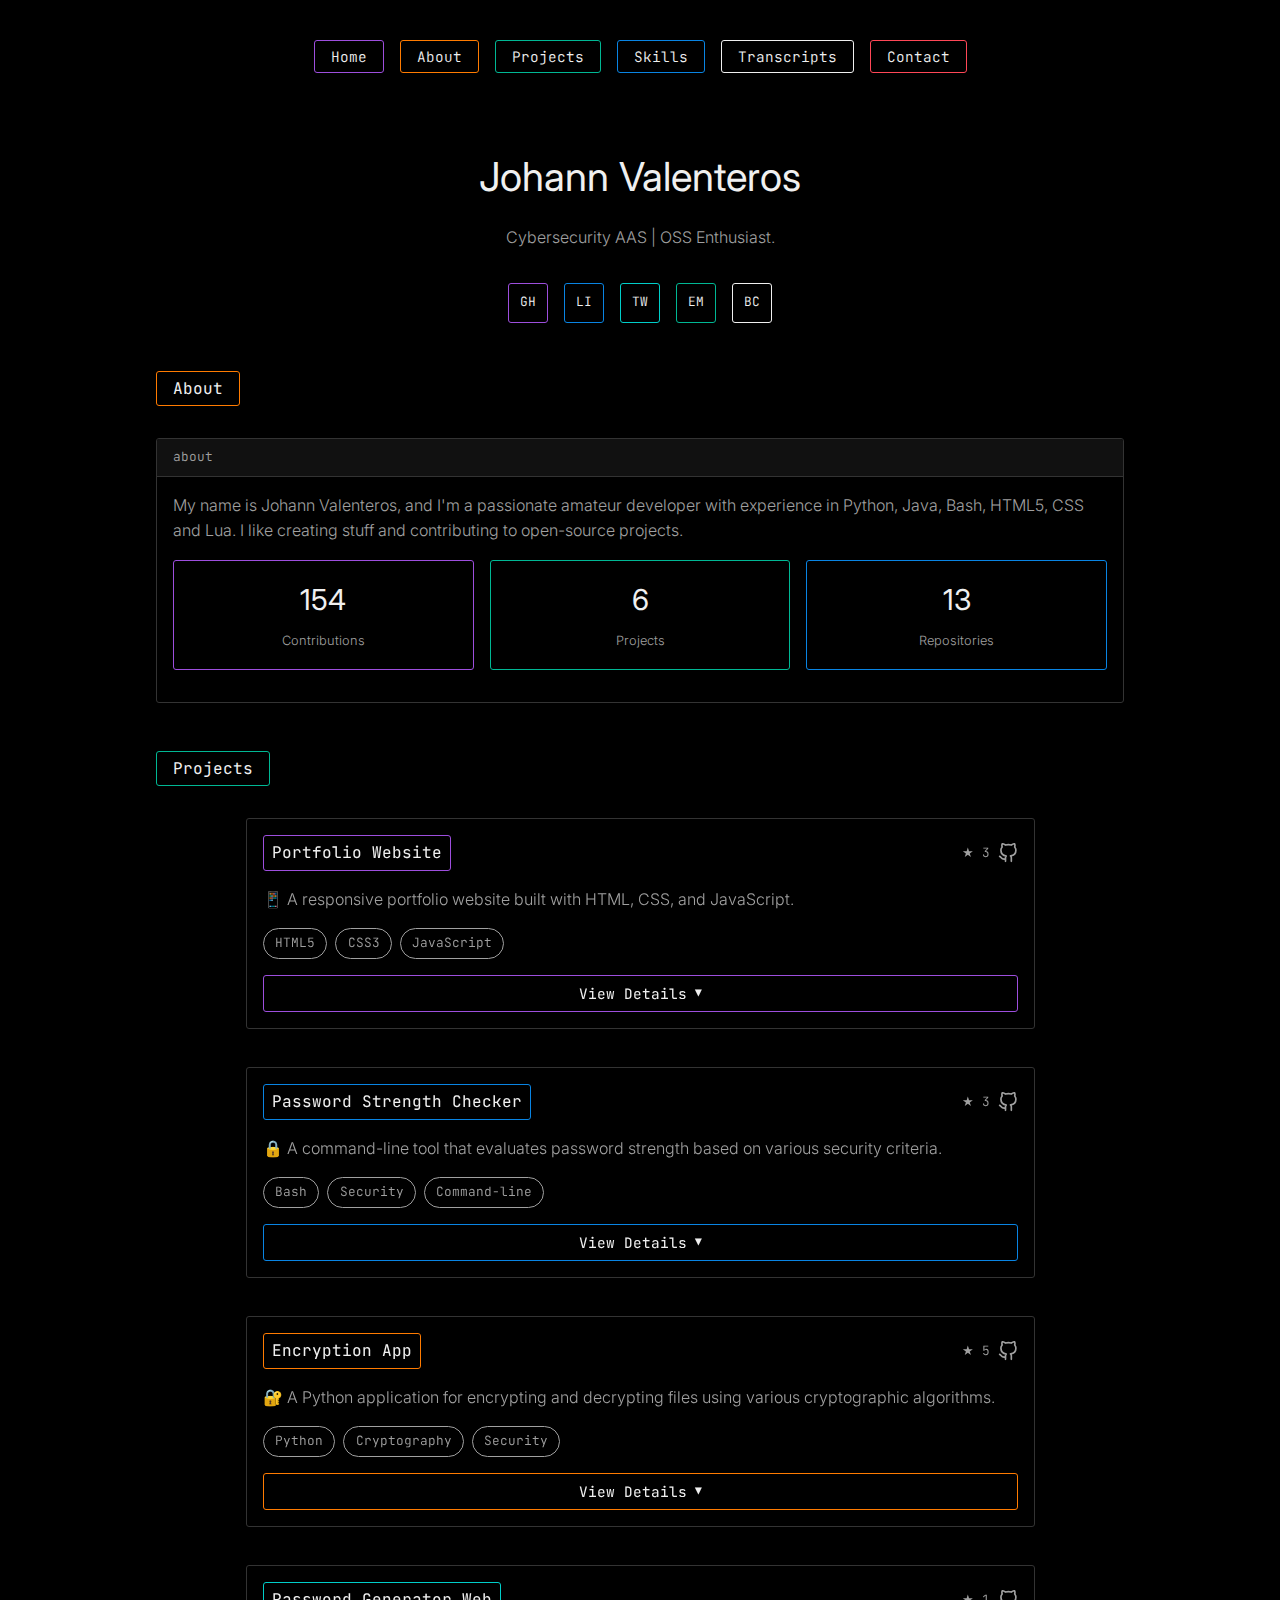
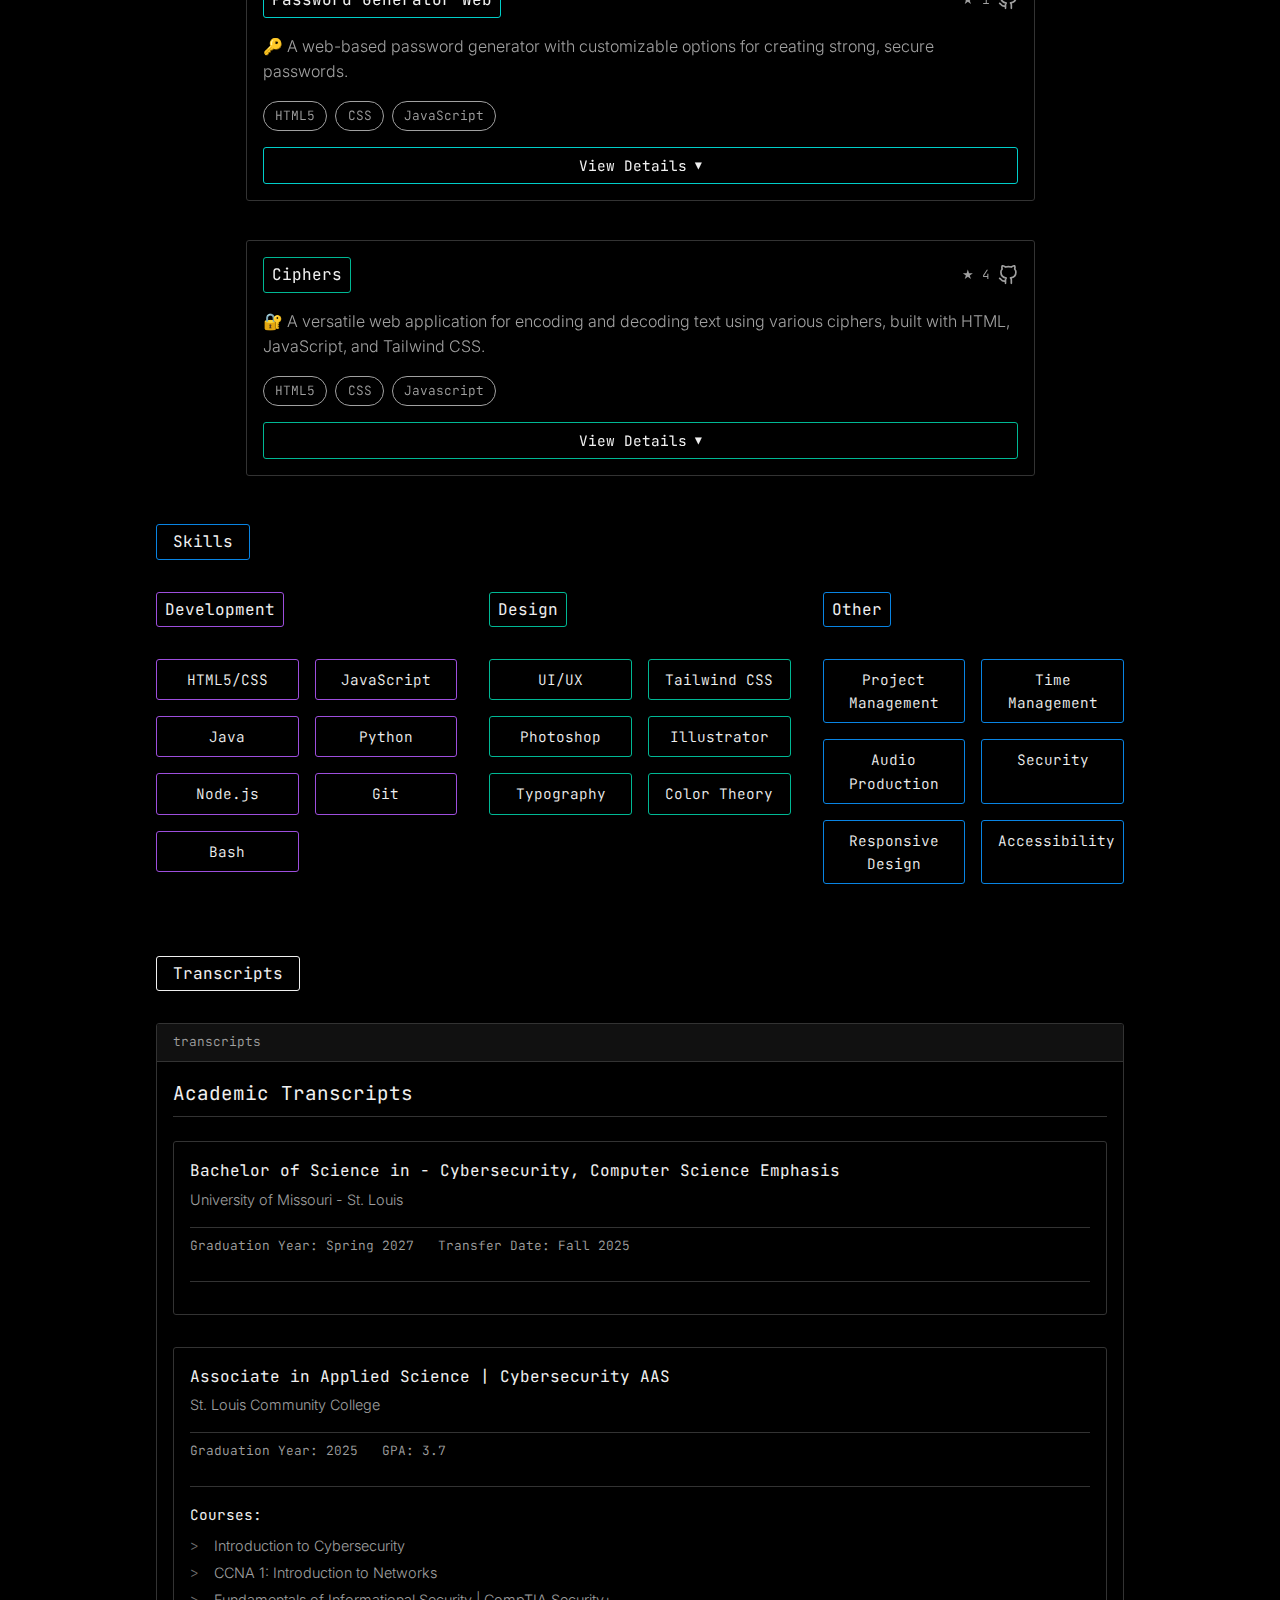
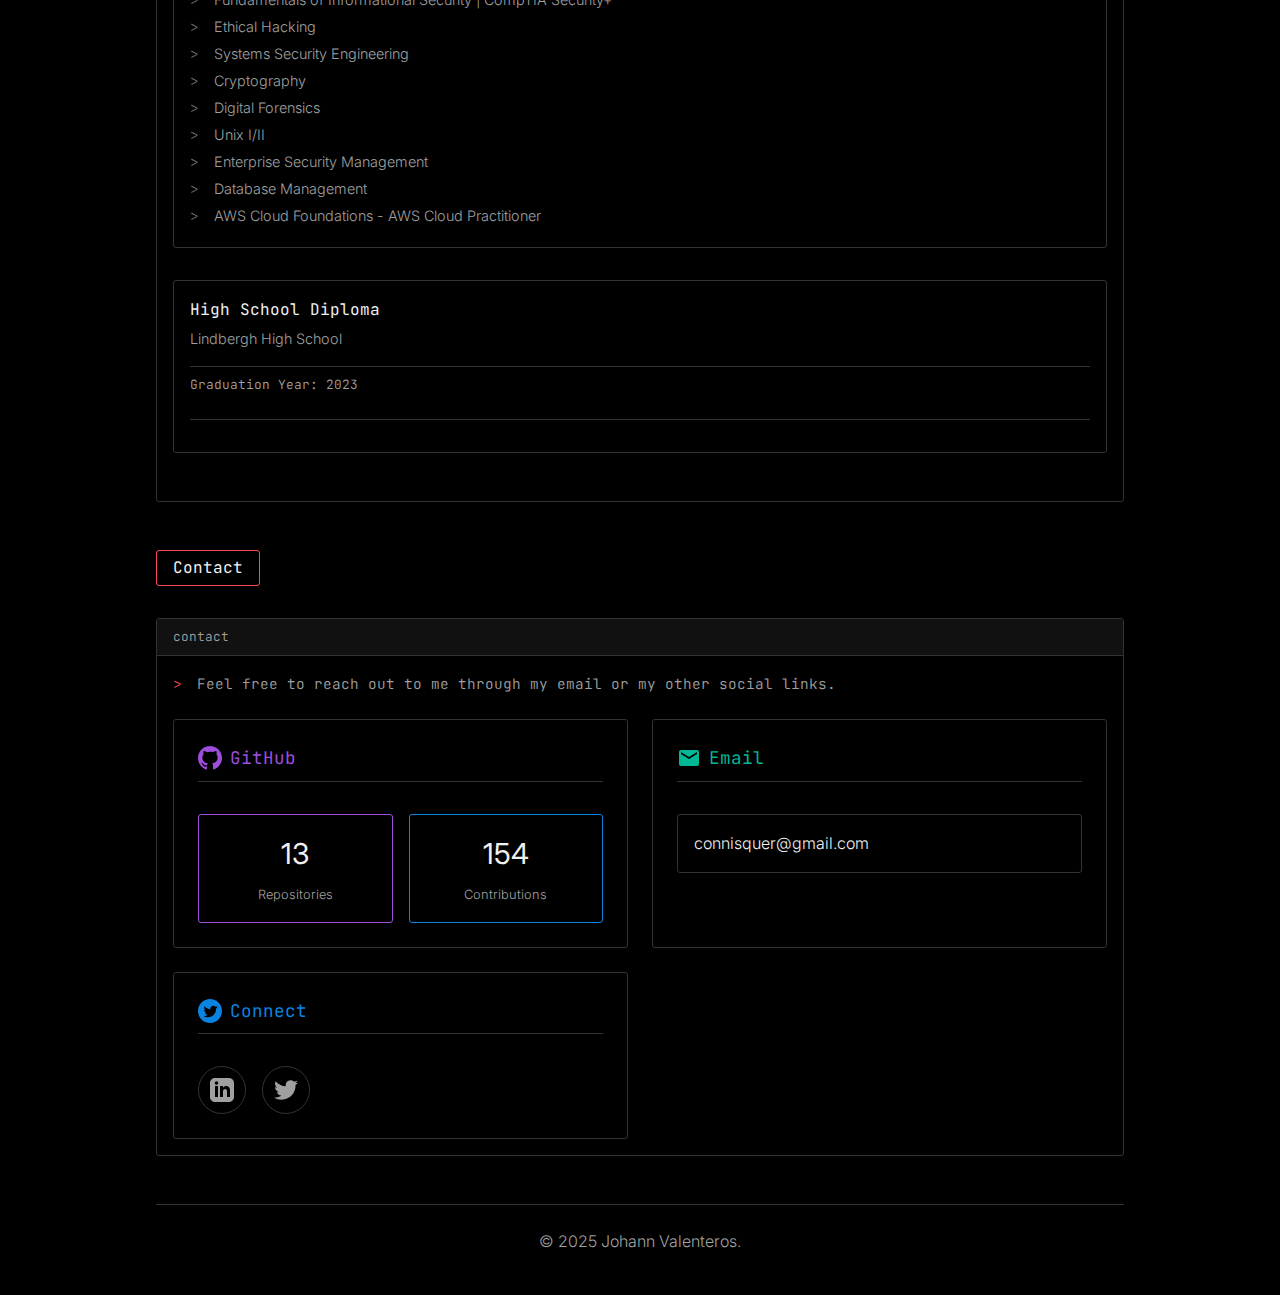
<file: index.html>
<!DOCTYPE html>
<html lang="en">
<head>
    <meta charset="UTF-8">
    <meta name="viewport" content="width=device-width, initial-scale=1.0">
    <title>Johann Valenteros - Digital Portfolio</title>
    <link rel="stylesheet" href="css/skills-updated.min.css">
    <link rel="stylesheet" href="css/project-details.css">
    <link rel="stylesheet" href="css/contact-modern.css">
    <link rel="stylesheet" href="css/transcripts.css">
    <link href="https://fonts.googleapis.com/css2?family=Inter:wght@300;400;500&family=JetBrains+Mono:wght@300;400&display=swap" rel="stylesheet">
    <meta name="description" content="A hyperminimalist portfolio website">
    <link rel="preconnect" href="https://fonts.googleapis.com">
    <link rel="preconnect" href="https://fonts.gstatic.com" crossorigin>
</head>
<body>
    <div class="container">
        <header>
            <div class="nav-container">
                <a href="#home" class="nav-item" data-color="purple">Home</a>
                <a href="#about" class="nav-item" data-color="orange">About</a>
                <a href="#projects" class="nav-item" data-color="green">Projects</a>
                <a href="#skills" class="nav-item" data-color="blue">Skills</a>
                <a href="#transcripts" class="nav-item" data-color="cyan">Transcripts</a>
                <a href="#contact" class="nav-item" data-color="red">Contact</a>
            </div>
        </header>

        <main>
            <section id="home" class="section">
                <div class="profile">

                    <h1>Johann Valenteros</h1>
                    <p>Cybersecurity AAS | OSS Enthusiast.</p>
                    
                    <div class="social-links">
                        <a target="_blank" rel="noopener noreferrer"  href="https://github.com/jvalenteros" class="social-link" aria-label="GitHub">
                            <div class="social-box" data-color="purple">GH</div>
                        </a>
                        <a target="_blank" rel="noopener noreferrer"  href="https://www.linkedin.com/in/johannvalenteros/" class="social-link" aria-label="LinkedIn">
                            <div class="social-box" data-color="blue">LI</div>
                        </a>
                        <a target="_blank" rel="noopener noreferrer"  href="https://x.com/p_aizuri" class="social-link" aria-label="Twitter">
                            <div class="social-box" data-color="cyan">TW</div>
                        </a>
                        <a target="_blank" rel="noopener noreferrer"  href="mailto:connisquer@gmail.com" class="social-link" aria-label="Email">
                            <div class="social-box" data-color="green">EM</div>
                        </a>
                        <a target="_blank" rel="noopener noreferrer"  href="https://spaceportside.bandcamp.com/" class="social-link" aria-label="Bandcamp">
                            <div class="social-box" data-color="white">BC</div>
                        </a>
                    </div>
                </div>
            </section>

            <section id="about" class="section">
                <div class="section-header">
                    <div class="section-title" data-color="orange">About</div>
                </div>
                
                <div class="terminal-window">
                    <div class="terminal-header">
                        <div class="terminal-title">about</div>
                    </div>
                    <div class="terminal-body">
                        <div>
                            <p>My name is Johann Valenteros, and I'm a passionate amateur developer with experience in Python, Java, Bash, HTML5, CSS and Lua. I like creating stuff and contributing to open-source projects.
                            </p>
                        </div>
                        <div class="stats-container">
                            <div class="stat-item">
                                <div class="stat-box" data-color="purple">
                                    <span class="stat-number">154</span>
                                    <span class="stat-label">Contributions</span>
                                </div>
                            </div>
                            <div class="stat-item">
                                <div class="stat-box" data-color="green">
                                    <span class="stat-number">6</span>
                                    <span class="stat-label">Projects</span>
                                </div>
                            </div>
                            <div class="stat-item">
                                <div class="stat-box" data-color="blue">
                                    <span class="stat-number">13</span>
                                    <span class="stat-label">Repositories</span>
                                </div>
                            </div>
                        </div>
                    </div>
                </div>
            </section>

            <section id="projects" class="section">
                <div class="section-header">
                    <div class="section-title" data-color="green">Projects</div>
                </div>
                
                <div class="projects-grid">
                    <div class="project-card">
                        <div class="project-header">
                            <div class="project-title" data-color="purple">Portfolio Website</div>
                            <div class="project-links">
                                <div class="project-stars">★ 3</div>
                                <a href="https://github.com/jvalenteros/jvalenteros.github.io" class="github-link" aria-label="GitHub Repository">
                                    <svg class="github-icon" xmlns="http://www.w3.org/2000/svg" width="20" height="20" viewBox="0 0 24 24" fill="none" stroke="currentColor" stroke-width="2" stroke-linecap="round" stroke-linejoin="round">
                                        <path d="M9 19c-5 1.5-5-2.5-7-3m14 6v-3.87a3.37 3.37 0 0 0-.94-2.61c3.14-.35 6.44-1.54 6.44-7A5.44 5.44 0 0 0 20 4.77 5.07 5.07 0 0 0 19.91 1S18.73.65 16 2.48a13.38 13.38 0 0 0-7 0C6.27.65 5.09 1 5.09 1A5.07 5.07 0 0 0 5 4.77a5.44 5.44 0 0 0-1.5 3.78c0 5.42 3.3 6.61 6.44 7A3.37 3.37 0 0 0 9 18.13V22"></path>
                                    </svg>
                                </a>
                            </div>
                        </div>
                        <p class="project-description">
                            📱 A responsive portfolio website built with HTML, CSS, and JavaScript.
                        </p>
                        <div class="project-tags">
                            <span class="tag">HTML5</span>
                            <span class="tag">CSS3</span>
                            <span class="tag">JavaScript</span>
                        </div>
                        <button class="details-toggle" data-color="purple" aria-expanded="false" aria-controls="project-alpha-details">
                            <span class="toggle-text">View Details</span>
                            <span class="toggle-icon">▼</span>
                        </button>
                        <div class="project-details" id="project-alpha-details">
                            <div class="details-section">
                                <h3 class="details-title">Overview</h3>
                                <p>This project will showcase my skills in front-end development, modern responsive design, and modern CSS techniques. Features include smooth transition animations, a mobile-friendly approach, and future accessibility considerations.
                                </p>
                            </div>
                            <div class="details-section">
                                <h3 class="details-title">Features</h3>
                                <ul class="details-list">
                                    <li>Interactive UI components with subtle animations</li>
                                    <li>Dark/light theme switching with persistent preferences</li>
                                    <li>Responsive layout optimized for all devices</li>
                                    <li>Performance-focused implementation with minimal dependencies</li>
                                </ul>
                            </div>
                            <div class="details-section">
                                <h3 class="details-title">Implementation</h3>
                                <p>Built with vanilla JavaScript and CSS Grid for layout. Implemented modern web APIs and accessibility best practices. The codebase also follows a component-based architecture for maintainability.</p>
                            </div>
                        </div>
                    </div>
                    
                    <div class="project-card">
                        <div class="project-header">
                            <div class="project-title" data-color="blue">Password Strength Checker</div>
                            <div class="project-links">
                                <div class="project-stars">★ 3</div>
                                <a href="https://github.com/MichaelDriguez/password-strength-checker" class="github-link" aria-label="GitHub Repository">
                                    <svg class="github-icon" xmlns="http://www.w3.org/2000/svg" width="20" height="20" viewBox="0 0 24 24" fill="none" stroke="currentColor" stroke-width="2" stroke-linecap="round" stroke-linejoin="round">
                                        <path d="M9 19c-5 1.5-5-2.5-7-3m14 6v-3.87a3.37 3.37 0 0 0-.94-2.61c3.14-.35 6.44-1.54 6.44-7A5.44 5.44 0 0 0 20 4.77 5.07 5.07 0 0 0 19.91 1S18.73.65 16 2.48a13.38 13.38 0 0 0-7 0C6.27.65 5.09 1 5.09 1A5.07 5.07 0 0 0 5 4.77a5.44 5.44 0 0 0-1.5 3.78c0 5.42 3.3 6.61 6.44 7A3.37 3.37 0 0 0 9 18.13V22"></path>
                                    </svg>
                                </a>
                            </div>
                        </div>
                        <p class="project-description">
                            🔒 A command-line tool that evaluates password strength based on various security criteria.
                        </p>
                        <div class="project-tags">
                            <span class="tag">Bash</span>
                            <span class="tag">Security</span>
                            <span class="tag">Command-line</span>
                        </div>
                        <button class="details-toggle" data-color="blue" aria-expanded="false" aria-controls="project-beta-details">
                            <span class="toggle-text">View Details</span>
                            <span class="toggle-icon">▼</span>
                        </button>
                        <div class="project-details" id="project-beta-details">
                            <div class="details-section">
                                <h3 class="details-title">Overview</h3>
                                <p>A simple application written in Bash script that evaluates the strength of a given password based on various criteria.</p><br>
                                <p>This collaborative project demonstrates our proficiency in Bash scripting and understanding of basic security principles. The bash script will analyze passwords for length, uses of different characters, and common patterns to provide a strength rating.</p>
                            </div>
                            <div class="details-section">
                                <h3 class="details-title">Features</h3>
                                <ul class="details-list">
                                    <li>The application will check the password length</li>
                                    <li>It will verify the use of uppercase, lowercase, numbers, and special characters</li>
                                    <li>Provides a strength score and recommendation</li>
                                    <li>Implements best practices for secure password handling</li>
                                </ul>
                            </div>
                            <div class="details-section">
                                <h3 class="details-title">My Contributions</h3>
                                <ul class="details-list">
                                    <li>Implemented the regex check patterns</li>
                                    <li>Collaborated on security best practices implementation</li>
                                </ul>
                            </div>
                            <div class="details-section">
                                <h3 class="details-title">Implementation</h3>
                                <p>Built with Bash for terminal and state management.</p>
                            </div>
                            <div class="project-tags">
                                <span class="tag"><a target="_blank" rel="noopener noreferrer"  href="https://github.com/MichaelDriguez">In Collaboration with Michael Rodriguez</a></span>
                            </div>
                        </div>
                    </div>
                    
                    <div class="project-card">
                        <div class="project-header">
                            <div class="project-title" data-color="orange">Encryption App</div>
                            <div class="project-links">
                                <div class="project-stars">★ 5</div>
                                <a href="https://github.com/jvalenteros/encryption-app-py" class="github-link" aria-label="GitHub Repository">
                                    <svg class="github-icon" xmlns="http://www.w3.org/2000/svg" width="20" height="20" viewBox="0 0 24 24" fill="none" stroke="currentColor" stroke-width="2" stroke-linecap="round" stroke-linejoin="round">
                                        <path d="M9 19c-5 1.5-5-2.5-7-3m14 6v-3.87a3.37 3.37 0 0 0-.94-2.61c3.14-.35 6.44-1.54 6.44-7A5.44 5.44 0 0 0 20 4.77 5.07 5.07 0 0 0 19.91 1S18.73.65 16 2.48a13.38 13.38 0 0 0-7 0C6.27.65 5.09 1 5.09 1A5.07 5.07 0 0 0 5 4.77a5.44 5.44 0 0 0-1.5 3.78c0 5.42 3.3 6.61 6.44 7A3.37 3.37 0 0 0 9 18.13V22"></path>
                                    </svg>
                                </a>
                            </div>
                        </div>
                        <p class="project-description">
                            🔐 A Python application for encrypting and decrypting files using various cryptographic algorithms.
                        </p>
                        <div class="project-tags">
                            <span class="tag">Python</span>
                            <span class="tag">Cryptography</span>
                            <span class="tag">Security</span>
                        </div>
                        <button class="details-toggle" data-color="orange" aria-expanded="false" aria-controls="project-encryption-details">
                            <span class="toggle-text">View Details</span>
                            <span class="toggle-icon">▼</span>
                        </button>
                        <div class="project-details" id="project-encryption-details">
                            <div class="details-section">
                                <h3 class="details-title">Overview</h3>
                                <p>A comprehensive Python application that provides secure file encryption and decryption capabilities using industry-standard cryptographic algorithms. This project demonstrates my understanding of cryptographic principles and secure programming practices.</p>
                            </div>
                            <div class="details-section">
                                <h3 class="details-title">Features</h3>
                                <ul class="details-list">
                                    <li>Support for multiple encryption algorithms (AES, RSA)</li>
                                    <li>Secure key generation and management</li>
                                    <li>File integrity verification using checksums</li>
                                    <li>Command-line interface for easy integration</li>
                                    <li>Detailed logging and error handling</li>
                                </ul>
                            </div>
                            <div class="details-section">
                                <h3 class="details-title">Technical Highlights</h3>
                                <ul class="details-list">
                                    <li>Implemented using Python's cryptography library</li>
                                    <li>Follows best practices for secure data handling</li>
                                    <li>Includes comprehensive unit tests</li>
                                    <li>Designed with modularity for easy extension</li>
                                </ul>
                            </div>
                            <div class="details-section">
                                <h3 class="details-title">Implementation</h3>
                                <p>Built with Python 3.x and leveraging modern cryptographic libraries. The application follows a modular architecture with clear separation of concerns between the cryptographic operations, file handling, and user interface components.</p>
                            </div>
                        </div>
                    </div>
                    
                    <div class="project-card">
                        <div class="project-header">
                            <div class="project-title" data-color="cyan">Password Generator Web</div>
                            <div class="project-links">
                                <div class="project-stars">★ 1</div>
                                <a href="https://github.com/jvalenteros/passgen-web" class="github-link" aria-label="GitHub Repository">
                                    <svg class="github-icon" xmlns="http://www.w3.org/2000/svg" width="20" height="20" viewBox="0 0 24 24" fill="none" stroke="currentColor" stroke-width="2" stroke-linecap="round" stroke-linejoin="round">
                                        <path d="M9 19c-5 1.5-5-2.5-7-3m14 6v-3.87a3.37 3.37 0 0 0-.94-2.61c3.14-.35 6.44-1.54 6.44-7A5.44 5.44 0 0 0 20 4.77 5.07 5.07 0 0 0 19.91 1S18.73.65 16 2.48a13.38 13.38 0 0 0-7 0C6.27.65 5.09 1 5.09 1A5.07 5.07 0 0 0 5 4.77a5.44 5.44 0 0 0-1.5 3.78c0 5.42 3.3 6.61 6.44 7A3.37 3.37 0 0 0 9 18.13V22"></path>
                                    </svg>
                                </a>
                            </div>
                        </div>
                        <p class="project-description">
                            🔑 A web-based password generator with customizable options for creating strong, secure passwords.
                        </p>
                        <div class="project-tags">
                            <span class="tag">HTML5</span>
                            <span class="tag">CSS</span>
                            <span class="tag">JavaScript</span>
                        </div>
                        <button class="details-toggle" data-color="cyan" aria-expanded="false" aria-controls="project-passgen-details">
                            <span class="toggle-text">View Details</span>
                            <span class="toggle-icon">▼</span>
                        </button>
                        <div class="project-details" id="project-passgen-details">
                            <div class="details-section">
                                <h3 class="details-title">Overview</h3>
                                <p>A responsive web application inspired by Discord's UI styling that generates secure, random passwords based on user-defined criteria. This project showcases my front-end development skills and understanding of web security principles.</p>
                            </div>
                            <div class="details-section">
                                <h3 class="details-title">Features</h3>
                                <ul class="details-list">
                                    <li>Customizable password length (8-128 characters)</li>
                                    <li>Options for including uppercase letters, lowercase letters, numbers, and special characters</li>
                                    <li>Password strength indicator with visual feedback</li>
                                    <li>One-click copy to clipboard functionality</li>
                                    <li>Password history with the ability to recover previously generated passwords</li>
                                    <li>Mobile-responsive design for use on any device</li>
                                </ul>
                            </div>
                            <div class="details-section">
                                <h3 class="details-title">Technical Highlights</h3>
                                <ul class="details-list">
                                    <li>Built with vanilla JavaScript for optimal performance</li>
                                    <li>Uses the Web Crypto API for secure random number generation</li>
                                    <li>Implements modern CSS features including Grid and Flexbox</li>
                                </ul>
                            </div>
                            <div class="details-section">
                                <h3 class="details-title">Implementation</h3>
                                <p>Developed using HTML5, CSS3, and JavaScript with a focus on clean, maintainable code. The application uses client-side processing to ensure that passwords are never transmitted over the network, enhancing security.</p>
                            </div>
                        </div>
                    </div>
                    
                    <div class="project-card">
                        <div class="project-header">
                            <div class="project-title" data-color="green">Ciphers</div>
                            <div class="project-links">
                                <div class="project-stars">★ 4</div>
                                <a href="https://github.com/jvalenteros/ciphers" class="github-link" aria-label="GitHub Repository">
                                    <svg class="github-icon" xmlns="http://www.w3.org/2000/svg" width="20" height="20" viewBox="0 0 24 24" fill="none" stroke="currentColor" stroke-width="2" stroke-linecap="round" stroke-linejoin="round">
                                        <path d="M9 19c-5 1.5-5-2.5-7-3m14 6v-3.87a3.37 3.37 0 0 0-.94-2.61c3.14-.35 6.44-1.54 6.44-7A5.44 5.44 0 0 0 20 4.77 5.07 5.07 0 0 0 19.91 1S18.73.65 16 2.48a13.38 13.38 0 0 0-7 0C6.27.65 5.09 1 5.09 1A5.07 5.07 0 0 0 5 4.77a5.44 5.44 0 0 0-1.5 3.78c0 5.42 3.3 6.61 6.44 7A3.37 3.37 0 0 0 9 18.13V22"></path>
                                    </svg>
                                </a>
                            </div>
                        </div>
                        <p class="project-description">
                            🔐 A versatile web application for encoding and decoding text using various ciphers, built with HTML, JavaScript, and Tailwind CSS.
                        </p>
                        <div class="project-tags">
                            <span class="tag">HTML5</span>
                            <span class="tag">CSS</span>
                            <span class="tag">Javascript</span>
                        </div>
                        <button class="details-toggle" data-color="green" aria-expanded="false" aria-controls="project-gamma-details">
                            <span class="toggle-text">View Details</span>
                            <span class="toggle-icon">▼</span>
                        </button>
                        <div class="project-details" id="project-gamma-details">
                            <div class="details-tabs">
                                <button class="details-tab active" data-target="gamma-original">Original (JS + Tailwind)</button>
                                <button class="details-tab" data-target="gamma-react">React + Vite Version</button>
                            </div>
                            <div class="details-content">
                                <div class="details-panel active" id="gamma-original">
                                    <div class="details-section">
                                        <h3 class="details-title">Overview</h3>
                                        <p>A simple versatile web application for encoding and decoding text using various ciphers, originally built with vanilla JavaScript and Tailwind CSS.</p>
                                    </div>
                                    <div class="details-section">
                                        <h3 class="details-title">Features</h3>
                                        <ul class="details-list">
                                            <li>Support for multiple ciphers (ROT13, Caesar, Vigenère, etc.)</li>
                                            <li>Encode and decode functionality for each cipher</li>
                                            <li>Real-time character and word count</li>
                                            <li>Clean and responsive user interface built with Tailwind CSS</li>
                                            <li>Fast and efficient processing with vanilla JavaScript</li>
                                            <li>Mobile-friendly design</li>
                                        </ul>
                                    </div>
                                    <div class="details-section">
                                        <h3 class="details-title">Supported Ciphers</h3>
                                        <ul class="details-list">
                                            <li>ROT13</li>
                                            <li>Caesar Cipher</li>
                                            <li>Vigenère Cipher</li>
                                            <li>More ciphers planned</li>
                                        </ul>
                                    </div>
                                    <div class="details-section">
                                        <h3 class="details-title">Implementation</h3>
                                        <p>Designed in HTML5, Javascript and styled with Tailwind CSS. Follows a component-like structure for organization.</p>
                                    </div>
                                    <div class="project-tags">
                                        <span class="tag"><a target="_blank" rel="noopener noreferrer" href="https://github.com/MichaelDriguez">In Collaboration with Michael Rodriguez</a></span>
                                    </div>
                                </div>

                                <div class="details-panel" id="gamma-react">
                                    <div class="details-section">
                                        <h3 class="details-title">Overview (React + Vite)</h3>
                                        <p>A modern rebuild of the Ciphers application using React and Vite for enhanced development experience and performance. Leverages component-based architecture and modern tooling. Additional support for multiple ciphers.</p>
                                        <p>View the code: <a href="https://github.com/jvalenteros/ciphers/tree/react-vite" target="_blank" rel="noopener noreferrer">React/Vite Branch</a></p>
                                    </div>
                                    <div class="details-section">
                                        <h3 class="details-title">Key Enhancements</h3>
                                        <ul class="details-list">
                                            <li>Built with React for modular and reusable UI components</li>
                                            <li>Utilizes Vite for lightning-fast development server and optimized builds</li>
                                            <li>Maintains the clean UI with Tailwind CSS integration</li>
                                            <li>Improved state management using React hooks</li>
                                            <li>Enhanced developer experience with Hot Module Replacement (HMR)</li>
                                            <li>Added Vigenère, Atbash, Rail Fence, and Beaufort ciphers</li>
                                        </ul>
                                    </div>
                                    <div class="details-section">
                                        <h3 class="details-title">Tech Stack</h3>
                                        <ul class="details-list">
                                            <li>React</li>
                                            <li>Vite</li>
                                            <li>Tailwind CSS</li>
                                            <li>JavaScript (ES6+)</li>
                                        </ul>
                                    </div>
                                    <div class="details-section">
                                        <h3 class="details-title">Implementation Notes</h3>
                                        <p>This version focuses on modernizing the frontend stack while retaining the core cipher functionalities. The component structure makes future additions and maintenance easier.</p>
                                    </div>
                                </div>
                            </div>
                        </div>
                    </div>

                </div>
            </section>

            <section id="skills" class="section">
                <div class="section-header">
                    <div class="section-title" data-color="blue">Skills</div>
                </div>
                
                <div class="skills-container">
                    <div class="skill-category">
                        <div class="category-title" data-color="purple">Development</div>
                        <div class="skills-grid">
                            <div class="skill-tag" data-color="purple">HTML5/CSS</div>
                            <div class="skill-tag" data-color="purple">JavaScript</div>
                            <div class="skill-tag" data-color="purple">Java</div>
                            <div class="skill-tag" data-color="purple">Python</div>
                            <div class="skill-tag" data-color="purple">Node.js</div>
                            <div class="skill-tag" data-color="purple">Git</div>
                            <div class="skill-tag" data-color="purple">Bash</div>
                        </div>
                    </div>
                    
                    <div class="skill-category">
                        <div class="category-title" data-color="green">Design</div>
                        <div class="skills-grid">
                            <div class="skill-tag" data-color="green">UI/UX</div>
                            <div class="skill-tag" data-color="green">Tailwind CSS</div>
                            <div class="skill-tag" data-color="green">Photoshop</div>
                            <div class="skill-tag" data-color="green">Illustrator</div>
                            <div class="skill-tag" data-color="green">Typography</div>
                            <div class="skill-tag" data-color="green">Color Theory</div>
                        </div>
                    </div>
                    
                    <div class="skill-category">
                        <div class="category-title" data-color="blue">Other</div>
                        <div class="skills-grid">
                            <div class="skill-tag" data-color="blue">Project Management</div>
                            <div class="skill-tag" data-color="blue">Time Management</div>
                            <div class="skill-tag" data-color="blue">Audio Production</div>
                            <div class="skill-tag" data-color="blue">Security</div>
                            <div class="skill-tag" data-color="blue">Responsive Design</div>
                            <div class="skill-tag" data-color="blue">Accessibility</div>
                        </div>
                    </div>
                </div>
            </section>

            <section id="transcripts" class="section">
                <div class="section-header">
                    <div class="section-title" data-color="cyan">Transcripts</div>
                </div>
                
                <div class="terminal-window">
                    <div class="terminal-header">
                        <div class="terminal-title">transcripts</div>
                    </div>
                    <div class="terminal-body">
                        <div>
                            <h3 class="transcript-title" data-color="white">Academic Transcripts</h3>

                            <div class="transcript-item">
                                <h4 class="transcript-degree">Bachelor of Science in - Cybersecurity, Computer Science Emphasis</h4>
                                <p class="transcript-school">University of Missouri - St. Louis</p>
                                <div class="transcript-details">
                                    <p>Graduation Year: Spring 2027</p>
                                    <p>Transfer Date: Fall 2025</p>
                                </div>
                            </div>
                            
                            <div class="transcript-item">
                                <h4 class="transcript-degree">Associate in Applied Science | Cybersecurity AAS</h4>
                                <p class="transcript-school">St. Louis Community College</p>
                                <div class="transcript-details">
                                    <p>Graduation Year: 2025</p>
                                    <p>GPA: 3.7</p>
                                </div>
                                
                                <div class="transcript-courses">
                                    <h5 class="courses-title">Courses:</h5>
                                    <ul class="courses-list">
                                        <li>Introduction to Cybersecurity</li>
                                        <li>CCNA 1: Introduction to Networks</li>
                                        <li>Fundamentals of Informational Security | CompTIA Security+</li>
                                        <li>Ethical Hacking</li>
                                        <li>Systems Security Engineering</li>
                                        <li>Cryptography</li>
                                        <li>Digital Forensics</li>
                                        <li>Unix I/II</li>
                                        <li>Enterprise Security Management</li>
                                        <li>Database Management</li>
                                        <li>AWS Cloud Foundations - AWS Cloud Practitioner</li>
                                    </ul>
                                </div>
                            </div>

                            <div class="transcript-item">
                                <h4 class="transcript-degree">High School Diploma</h4>
                                <p class="transcript-school">Lindbergh High School</p>
                                <div class="transcript-details">
                                    <p>Graduation Year: 2023</p>
                                </div>
                            </div>
                        </div>
                    </div>
                </div>
            </section>

            <section id="contact" class="section">
                <div class="section-header">
                    <div class="section-title" data-color="red">Contact</div>
                </div>
                
                <div class="terminal-window">
                    <div class="terminal-header">
                        <div class="terminal-title">contact</div>
                    </div>
                    <div class="terminal-body">

                        <div class="terminal-output">
                            <p>Feel free to reach out to me through my email or my other social links.</p>
                        </div>
                                
                        <div class="contact-grid">
                            <!-- GitHub Section -->
                            <div class="contact-card" role="region" aria-labelledby="github-heading">
                                <h3 id="github-heading" class="contact-heading" data-color="purple">
                                    <svg aria-hidden="true" class="contact-icon" xmlns="http://www.w3.org/2000/svg" width="24" height="24" viewBox="0 0 24 24">
                                        <path fill="currentColor" d="M12 0C5.37 0 0 5.37 0 12c0 5.3 3.438 9.8 8.207 11.387.6.113.793-.26.793-.577v-2.234c-3.338.726-4.033-1.416-4.033-1.416-.546-1.387-1.333-1.756-1.333-1.756-1.089-.745.083-.729.083-.729 1.205.084 1.839 1.237 1.839 1.237 1.07 1.834 2.807 1.304 3.492.997.107-.775.418-1.305.762-1.604-2.665-.305-5.467-1.334-5.467-5.931 0-1.311.469-2.381 1.236-3.221-.124-.303-.535-1.524.117-3.176 0 0 1.008-.322 3.301 1.23A11.509 11.509 0 0 1 12 5.803c1.02.005 2.047.138 3.006.404 2.291-1.552 3.297-1.23 3.297-1.23.653 1.653.242 2.874.118 3.176.77.84 1.235 1.91 1.235 3.221 0 4.609-2.807 5.624-5.479 5.921.43.372.823 1.102.823 2.222v3.293c0 .319.192.694.801.576C20.566 21.797 24 17.3 24 12c0-6.63-5.37-12-12-12z"/>
                                    </svg>
                                    GitHub
                                </h3>
                                <a href="https://github.com/jvalenteros" target="_blank" rel="noopener noreferrer" class="github-stats" aria-label="GitHub profile">
                                    <div class="stat-item">
                                        <div class="stat-box" data-color="purple">
                                            <span class="stat-number">13</span>
                                            <span class="stat-label">Repositories</span>
                                        </div>
                                    </div>
                                    <div class="stat-item">
                                        <div class="stat-box" data-color="blue">
                                            <span class="stat-number">154</span>
                                            <span class="stat-label">Contributions</span>
                                        </div>
                                    </div>
                                </a>
                            </div>

                            <!-- Email Section -->
                            <div class="contact-card" role="region" aria-labelledby="email-heading">
                                <h3 id="email-heading" class="contact-heading" data-color="green">
                                    <svg aria-hidden="true" class="contact-icon" xmlns="http://www.w3.org/2000/svg" width="24" height="24" viewBox="0 0 24 24">
                                        <path fill="currentColor" d="M20 4H4c-1.1 0-1.99.9-1.99 2L2 18c0 1.1.9 2 2 2h16c1.1 0 2-.9 2-2V6c0-1.1-.9-2-2-2zm0 4l-8 5-8-5V6l8 5 8-5v2z"/>
                                    </svg>
                                    Email
                                </h3>
                                <div class="email-wrapper">
                                    <span class="email-obfuscated" data-email="bWFpbHRvOmNvbm5pc3F1ZXJAZ21haWwuY29t">connisquer@gmail.com</span>
                                </div>
                            </div>

                            <!-- Social Links -->
                            <div class="contact-card" role="region" aria-labelledby="social-heading">
                                <h3 id="social-heading" class="contact-heading" data-color="blue">
                                    <svg aria-hidden="true" class="contact-icon" xmlns="http://www.w3.org/2000/svg" width="24" height="24" viewBox="0 0 24 24">
                                        <path fill="currentColor" d="M12 0C5.373 0 0 5.373 0 12s5.373 12 12 12 12-5.373 12-12S18.627 0 12 0zm6.066 9.645c.183 4.04-2.83 8.544-8.164 8.544-1.622 0-3.131-.476-4.402-1.291 1.524.18 3.045-.244 4.252-1.189-1.256-.023-2.317-.854-2.684-1.995.451.086.895.061 1.298-.049-1.381-.278-2.335-1.522-2.304-2.853.388.215.83.344 1.301.359-1.279-.855-1.641-2.544-.889-3.835 1.416 1.738 3.533 2.881 5.92 3.001-.419-1.796 1.079-3.594 2.867-3.594.846 0 1.61.356 2.146.933.653-.128 1.307-.368 1.894-.697-.215.671-.67 1.233-1.263 1.589.581-.07 1.135-.224 1.649-.453-.384.578-.87 1.084-1.433 1.489z"/>
                                    </svg>
                                    Connect
                                </h3>
                                <div class="social-grid">
                                    <a href="https://linkedin.com/in/johannvalenteros" target="_blank" rel="noopener noreferrer" class="social-button" aria-label="LinkedIn" data-color="blue">
                                        <svg aria-hidden="true" xmlns="http://www.w3.org/2000/svg" width="24" height="24" viewBox="0 0 24 24">
                                            <path fill="currentColor" d="M19 0h-14c-2.761 0-5 2.239-5 5v14c0 2.761 2.239 5 5 5h14c2.762 0 5-2.239 5-5v-14c0-2.761-2.238-5-5-5zm-11 19h-3v-11h3v11zm-1.5-12.268c-.966 0-1.75-.79-1.75-1.764s.784-1.764 1.75-1.764 1.75.79 1.75 1.764-.783 1.764-1.75 1.764zm13.5 12.268h-3v-5.604c0-3.368-4-3.113-4 0v5.604h-3v-11h3v1.765c1.396-2.586 7-2.777 7 2.476v6.759z"/>
                                        </svg>
                                    </a>
                                    <a href="https://x.com/p_aizuri" target="_blank" rel="noopener noreferrer" class="social-button" aria-label="Twitter" data-color="cyan">
                                        <svg aria-hidden="true" xmlns="http://www.w3.org/2000/svg" width="24" height="24" viewBox="0 0 24 24">
                                            <path fill="currentColor" d="M24 4.557c-.883.392-1.832.656-2.828.775 1.017-.609 1.798-1.574 2.165-2.724-.951.564-2.005.974-3.127 1.195-.897-.957-2.178-1.555-3.594-1.555-3.179 0-5.515 2.966-4.797 6.045-4.091-.205-7.719-2.165-10.148-5.144-1.29 2.213-.669 5.108 1.523 6.574-.806-.026-1.566-.247-2.229-.616-.054 2.281 1.581 4.415 3.949 4.89-.693.188-1.452.232-2.224.084.626 1.956 2.444 3.379 4.6 3.419-2.07 1.623-4.678 2.348-7.29 2.04 2.179 1.397 4.768 2.212 7.548 2.212 9.142 0 14.307-7.721 13.995-14.646.962-.695 1.797-1.562 2.457-2.549z"/>
                                        </svg>
                                    </a>
                                </div>
                            </div>
                        </div>
                    </div>
                </div>
            </section>
        </main>

        <footer>
            <p>© 2025 Johann Valenteros.</p>
        </footer>
    </div>
    <script src="js/project-details.js"></script>
</body>
</html>
</file>
<file: css/project-details.css>
.project-links {
  display: flex;
  align-items: center;
  gap: var(--space-sm);
}

.github-link {
  display: flex;
  align-items: center;
  justify-content: center;
  transition: transform 0.2s ease, opacity 0.2s ease;
}

.github-link:hover {
  transform: translateY(-2px);
  opacity: 0.8;
}

.github-icon {
  color: var(--color-text-dim);
  transition: color 0.2s ease;
}

.github-link:hover .github-icon {
  color: var(--color-text);
}

/* Details Toggle Button */
.details-toggle {
  width: 100%;
  display: flex;
  align-items: center;
  justify-content: center;
  gap: var(--space-sm);
  margin-top: var(--space-md);
  padding: var(--space-sm) var(--space-md);
  background-color: transparent;
  color: var(--color-text);
  border: var(--border-width) solid;
  border-radius: var(--border-radius);
  font-family: var(--font-mono);
  font-size: 0.9rem;
  cursor: pointer;
  transition: background-color 0.2s ease, transform 0.2s ease;
}

.details-toggle[data-color="purple"] {
    border-color: var(--color-purple);
}

.details-toggle[data-color="blue"] {
    border-color: var(--color-blue);
}

.details-toggle[data-color="green"] {
    border-color: var(--color-green);
}

.details-toggle[data-color="orange"] {
    border-color: var(--color-orange);
}

.details-toggle[data-color="cyan"] {
    border-color: var(--color-cyan);
}

.details-toggle:hover {
  background-color: rgba(255, 255, 255, 0.05);
  transform: translateY(-3px);
}

.toggle-icon {
  font-size: 0.7rem;
  transition: transform 0.3s ease;
}

.details-toggle[aria-expanded="true"] .toggle-icon {
  transform: rotate(180deg);
}

/* Project Details Section */
.project-details {
  max-height: 0;
  overflow: hidden;
  opacity: 0;
  transition: max-height 0.5s ease, opacity 0.3s ease, padding 0.3s ease;
  border-top: 0 solid #333;
  margin-top: 0;
}

.project-details.expanded {
  max-height: 1000px; /* Adjust as needed */
  opacity: 1;
  padding-top: var(--space-md);
  margin-top: var(--space-md);
  border-top: var(--border-width) solid #333;
}

.details-section {
  margin-bottom: var(--space-md);
}

.details-title {
  font-family: var(--font-mono);
  font-size: 0.9rem;
  font-weight: 400;
  margin-bottom: var(--space-sm);
  color: var(--color-text);
}

.details-section p {
  color: var(--color-text-dim);
  font-size: 0.9rem;
  line-height: 1.6;
}

.details-list {
  list-style: none;
  padding: 0;
  margin: 0;
}

.details-list li {
  position: relative;
  padding-left: var(--space-lg);
  margin-bottom: var(--space-xs);
  color: var(--color-text-dim);
  font-size: 0.9rem;
}

.details-list li::before {
  content: ">";
  position: absolute;
  left: 0;
  font-family: var(--font-mono);
  color: var(--color-text-dim);
}

/* Project Tags */
.tag {
  display: inline-flex;
  padding: 0.25rem 0.7rem;
  border-radius: 2rem;
  font-family: var(--font-mono);
  font-size: 0.8rem;
  background-color: var(--color-bg);
  color: var(--color-text-dim);
  border: var(--border-width) solid var(--color-text-dim);
  transition: all 0.1s ease;
  cursor: default;
}

.tag:hover {
  transform: translateY(-2px);
  background-color: var(--color-bg);
  color: var(--color-text);
  box-shadow: 0 4px 12px rgba(0, 0, 0, 0.15);
}

/* Projects Grid Layout */
.projects-grid {
  display: grid;
  grid-template-columns: repeat(auto-fit, minmax(min(100%, 400px), 1fr));
  gap: clamp(1.5rem, 3vw, 2.5rem);
  margin-inline: clamp(5%, 7vw, 12%);
  margin-block: 2rem;
  container-type: inline-size;
}

.project-card {
  align-self: stretch;
  overflow: hidden;
  will-change: transform;
}

/* Responsive Adjustments */
@media (max-width: 768px) {
  .project-details.expanded {
    max-height: 1200px; /* Increased max-height for tabs */
  }

  .projects-grid {
    gap: clamp(1rem, 2.5vw, 1.5rem);
    margin-inline: clamp(5%, 5vw, 8%);
  }
}

@media (max-width: 480px) {
  .project-details.expanded {
    max-height: 1800px; /* Further increased max-height */
  }

  .projects-grid {
    grid-template-columns: 1fr;
    margin-inline: 5%;
  }

  .details-list li {
    padding-left: var(--space-md);
  }
}

/* Cross-browser Compatibility */
@supports not (margin-inline: 5%) {
  .projects-grid {
    margin-left: clamp(5%, 7vw, 12%);
    margin-right: clamp(5%, 7vw, 12%);
  }
}

.tag:hover {
  -webkit-transform: translateY(-2px);
  -moz-transform: translateY(-2px);
  transform: translateY(-2px);
  -webkit-backface-visibility: hidden;
  backface-visibility: hidden;
}

.details-toggle:hover {
  -webkit-transform: translateY(-3px);
  -moz-transform: translateY(-3px);
  transform: translateY(-3px);
}

/* --- New Tab Styles --- */

.details-tabs {
  display: flex;
  border-bottom: var(--border-width) solid #333;
  margin-bottom: var(--space-md);
}

.details-tab {
  padding: var(--space-sm) var(--space-md);
  background-color: transparent;
  border: none;
  border-bottom: 2px solid transparent;
  color: var(--color-text-dim);
  font-family: var(--font-mono);
  font-size: 0.9rem;
  cursor: pointer;
  transition: color 0.2s ease, border-bottom-color 0.2s ease;
  margin-bottom: -1px; /* Overlap border */
}

.details-tab:hover {
  color: var(--color-text);
}

.details-tab.active {
  color: var(--color-text);
  border-bottom-color: var(--color-green); /* Match project color or use a neutral one */
  font-weight: 500;
}

.details-content {
  /* No specific styles needed for the container itself */
}

.details-panel {
  display: none; /* Hide panels by default */
}

.details-panel.active {
  display: block; /* Show the active panel */
}

/* Adjust max-height transition for tabbed content */
.project-details.expanded {
  /* Use a larger max-height to accommodate potentially taller tab content */
  /* Consider using 'auto' height if transitions aren't critical, */
  /* but 'max-height' transition works better visually */
   max-height: 2000px; /* Increased further */
}

@media (max-width: 768px) {
  .project-details.expanded {
    max-height: 2500px;
  }
}

@media (max-width: 480px) {
  .project-details.expanded {
    max-height: 3000px;
  }
  .details-tabs {
    flex-wrap: wrap; /* Allow tabs to wrap on small screens if needed */
  }
  .details-tab {
    font-size: 0.85rem;
    padding: var(--space-xs) var(--space-sm);
  }
}
</file>
<file: css/contact-modern.css>
.contact-container {
  display: grid;
  grid-template-columns: repeat(auto-fit, minmax(300px, 1fr));
  gap: var(--space-xl);
  margin: var(--space-lg) 0;
}

/* Contact Card Base Styling */
.contact-card {
  position: relative;
  border: var(--border-width) solid #333;
  border-radius: var(--border-radius);
  padding: var(--space-lg);
  transition: all 0.3s ease;
  background-color: rgba(0, 0, 0, 0.2);
  overflow: hidden;
  display: flex;
  flex-direction: column;
}

.contact-card::before {
  content: '';
  position: absolute;
  top: 0;
  left: 0;
  width: 100%;
  height: 4px;
  transform: scaleX(0);
  transform-origin: left;
  transition: transform 0.3s ease;
}

.contact-card:hover {
  transform: translateY(-5px);
  box-shadow: 0 10px 20px rgba(0, 0, 0, 0.2);
  background-color: rgba(255, 255, 255, 0.03);
  border-color: #555;
}

.contact-card:hover::before {
  transform: scaleX(1);
}

/* Contact Card Color Variations */
.contact-card[data-color="purple"]::before {
  background-color: var(--color-purple);
}

.contact-card[data-color="green"]::before {
  background-color: var(--color-green);
}

.contact-card[data-color="blue"]::before {
  background-color: var(--color-blue);
}

.contact-card[data-color="red"]::before {
  background-color: var(--color-red);
}

.contact-card[data-color="cyan"]::before {
  background-color: var(--color-cyan);
}

/* Contact Heading Styling */
.contact-heading {
  display: flex;
  align-items: center;
  gap: var(--space-sm);
  font-family: var(--font-mono);
  font-size: 1.1rem;
  font-weight: 400;
  margin-bottom: var(--space-md);
  padding-bottom: var(--space-sm);
  border-bottom: var(--border-width) solid #333;
}

.contact-heading[data-color="purple"] {
  color: var(--color-purple);
}

.contact-heading[data-color="green"] {
  color: var(--color-green);
}

.contact-heading[data-color="blue"] {
  color: var(--color-blue);
}

.contact-heading[data-color="red"] {
  color: var(--color-red);
}

.contact-heading[data-color="cyan"] {
  color: var(--color-cyan);
}

/* Contact Icon Styling */
.contact-icon {
  flex-shrink: 0;
}

/* GitHub Stats Styling */
.github-stats {
  display: flex;
  gap: var(--space-md);
  margin-top: var(--space-md);
}

@media (max-width: 600px) {
  .github-stats {
    flex-direction: column;
    gap: var(--space-sm);
  }
}

/* Email Styling */
.email-wrapper {
  display: flex;
  align-items: center;
  gap: var(--space-md);
  margin-top: var(--space-md);
  padding: var(--space-md);
  background-color: rgba(0, 0, 0, 0.2);
  border-radius: var(--border-radius);
  border: var(--border-width) solid #333;
}

.contact-email {
  font-family: var(--font-mono);
  font-size: 1rem;
  color: var(--color-text);
  user-select: all;
  cursor: text;
}


/* Social Grid Styling */
.social-grid {
  display: flex;
  gap: var(--space-md);
  margin-top: var(--space-md);
  flex-wrap: wrap;
}

.social-button {
  display: flex;
  align-items: center;
  justify-content: center;
  width: 48px;
  height: 48px;
  border-radius: 50%;
  background-color: rgba(0, 0, 0, 0.2);
  border: var(--border-width) solid #333;
  color: var(--color-text-dim);
  transition: all 0.3s ease;
}

.social-button:hover {
  transform: translateY(-3px) scale(1.05);
  background-color: rgba(255, 255, 255, 0.05);
}

.social-button[data-color="blue"]:hover {
  color: var(--color-blue);
  border-color: var(--color-blue);
  box-shadow: 0 5px 15px rgba(9, 132, 227, 0.2);
}

.social-button[data-color="white"]:hover {
  color: var(--color-cyan);
  border-color: var(--color-cyan);
  box-shadow: 0 5px 15px rgba(255, 255, 255, 0.2);
}

/* Contact Grid Layout */
.contact-grid {
  display: grid;
  grid-template-columns: repeat(auto-fit, minmax(300px, 1fr));
  gap: var(--space-lg);
  margin-top: var(--space-lg);
}

/* Terminal Output Styling */
.terminal-output {
  margin-bottom: var(--space-lg);
  font-family: var(--font-mono);
  font-size: 0.9rem;
  line-height: 1.6;
}

.terminal-output p {
  position: relative;
  padding-left: var(--space-lg);
}

.terminal-output p::before {
  content: ">";
  position: absolute;
  left: 0;
  color: var(--color-red);
  font-family: var(--font-mono);
}

/* Responsive Adjustments */
@media (max-width: 768px) {
  .contact-container {
    grid-template-columns: 1fr;
  }
  
  .contact-grid {
    grid-template-columns: 1fr;
  }
}

/* Accessibility Enhancements */
.contact-card:focus-within {
  outline: 2px solid var(--color-blue);
  outline-offset: 2px;
}

/* Animation for Copy Button Success */
/* Copy Feedback Styling */
.copy-feedback {
  position: absolute;
  right: 0;
  bottom: -1.5rem;
  font-size: 0.8rem;
  color: var(--color-green);
  opacity: 0;
  transition: opacity 0.3s ease;
  pointer-events: none;
}

.copy-feedback[data-visible="true"] {
  opacity: 1;
}

/* Additional Card Styling */
.contact-card-content {
  flex: 1;
  display: flex;
  flex-direction: column;
}

.contact-description {
  margin-top: var(--space-sm);
  margin-bottom: var(--space-md);
  color: var(--color-text-dim);
  font-size: 0.9rem;
  line-height: 1.6;
}

/* Contact Form Styling */
.contact-form-card {
  grid-column: 1 / -1;
  margin-top: var(--space-lg);
}

.contact-form {
  display: grid;
  grid-template-columns: repeat(2, 1fr);
  gap: var(--space-md);
  margin-top: var(--space-md);
}

.form-group.full-width {
  grid-column: 1 / -1;
}

.form-group input,
.form-group textarea {
  width: 100%;
  padding: var(--space-md);
  background-color: rgba(0, 0, 0, 0.2);
  border: var(--border-width) solid #333;
  border-radius: var(--border-radius);
  color: var(--color-text);
  font-family: var(--font-sans);
  font-size: 0.9rem;
  transition: all 0.3s ease;
}

.form-group input:focus,
.form-group textarea:focus {
  outline: none;
  border-color: var(--color-red);
  box-shadow: 0 0 10px rgba(255, 71, 87, 0.1);
}

.form-group label {
  display: block;
  margin-bottom: var(--space-xs);
  font-family: var(--font-mono);
  font-size: 0.8rem;
  color: var(--color-text-dim);
}

.submit-button {
  grid-column: 2;
  justify-self: end;
  padding: var(--space-sm) var(--space-lg);
  background-color: transparent;
  color: var(--color-text);
  border: var(--border-width) solid var(--color-red);
  border-radius: var(--border-radius);
  font-family: var(--font-mono);
  font-size: 0.9rem;
  cursor: pointer;
  transition: all 0.3s ease;
}

.submit-button:hover {
  background-color: rgba(255, 71, 87, 0.1);
  transform: translateY(-2px);
}

@media (max-width: 768px) {
  .contact-form {
    grid-template-columns: 1fr;
  }
  
  .submit-button {
    grid-column: 1;
    justify-self: start;
    width: 100%;
    margin-top: var(--space-sm);
  }
}
</file>
<file: css/transcripts.css>
.transcript-title {
  font-family: var(--font-mono);
  font-size: 1.2rem;
  font-weight: 400;
  margin-bottom: var(--space-lg);
  padding-bottom: var(--space-sm);
  border-bottom: var(--border-width) solid #333;
}

.transcript-title[data-color="cyan"] {
  color: var(--color-cyan);
}

.transcript-item {
  margin-bottom: var(--space-xl);
  padding: var(--space-md);
  border: var(--border-width) solid #333;
  border-radius: var(--border-radius);
  background-color: rgba(0, 0, 0, 0.2);
  transition: transform 0.2s ease, border-color 0.2s ease, box-shadow 0.3s ease;
}

.transcript-item:hover {
  transform: translateY(-3px);
  border-color: var(--color-white);
  box-shadow: 0 5px 15px rgba(255, 255, 255, 0.1);
}

.transcript-degree {
  font-family: var(--font-mono);
  font-size: 1rem;
  font-weight: 400;
  margin-bottom: var(--space-xs);
  color: var(--color-text);
}

.transcript-school {
  font-family: var(--font-sans);
  font-size: 0.9rem;
  margin-bottom: var(--space-md);
  color: var(--color-text-dim);
}

.transcript-details {
  display: flex;
  flex-wrap: wrap;
  gap: var(--space-lg);
  margin-bottom: var(--space-md);
  padding: var(--space-sm) 0;
  border-top: var(--border-width) solid #333;
  border-bottom: var(--border-width) solid #333;
}

.transcript-details p {
  font-family: var(--font-mono);
  font-size: 0.8rem;
  color: var(--color-text-dim);
}

.transcript-courses {
  margin-top: var(--space-md);
}

.courses-title {
  font-family: var(--font-mono);
  font-size: 0.9rem;
  font-weight: 400;
  margin-bottom: var(--space-sm);
  color: var(--color-white);
}

.courses-list {
  list-style: none;
  padding: 0;
  margin: 0;
}

.courses-list li {
  position: relative;
  padding-left: var(--space-lg);
  margin-bottom: var(--space-xs);
  color: var(--color-text-dim);
  font-size: 0.9rem;
  transition: transform 0.2s ease, color 0.2s ease;
}

.courses-list li::before {
  content: ">";
  position: absolute;
  left: 0;
  font-family: var(--font-mono);
  color: var(--color-white);
  opacity: 0.7;
}

.courses-list li:hover {
  transform: translateX(3px);
  color: var(--color-text);
}

/* Add cyan glow effect on hover for transcript items */
.transcript-item:hover .courses-list li::before {
  text-shadow: 0 0 8px rgb(255, 255, 255);
}

/* responsive */
@media (max-width: 768px) {
  .transcript-details {
    flex-direction: column;
    gap: var(--space-xs);
  }
}

@media (max-width: 480px) {
  .transcript-title {
    font-size: 1rem;
  }
  
  .transcript-degree {
    font-size: 0.9rem;
  }
  
  .courses-list li {
    padding-left: var(--space-md);
  }
}
</file>
<file: css/skills-updated.min.css>
:root {
  --color-bg: #000;
  --color-text: #f0f0f0;
  --color-text-dim: #a0a0a0;
  --color-purple: #9d4edd;
  --color-orange: #ff7b00;
  --color-green: #00b894;
  --color-blue: #0984e3;
  --color-red: #ff4757;
  --color-cyan: #00cec9;
  --font-sans: 'Inter', Helvetica, Arial, sans-serif;
  --font-mono: 'JetBrains Mono', monospace;
  --space-xs: 0.25rem;
  --space-sm: 0.5rem;
  --space-md: 1rem;
  --space-lg: 1.5rem;
  --space-xl: 2rem;
  --space-xxl: 3rem;
  --border-width: 1px;
  --border-radius: 3px;
}

* {
  margin: 0;
  padding: 0;
  box-sizing: border-box;
}

html {
  scroll-behavior: smooth;
  scroll-padding-top: 80px;
}

body {
  font-family: var(--font-sans);
  font-weight: 300;
  background-color: var(--color-bg);
  color: var(--color-text);
  line-height: 1.6;
  font-size: 16px;
}

a {
  text-decoration: none;
  color: var(--color-text);
  transition: color 0.2s ease;
}

ul {
  list-style: none;
}

.container {
  max-width: 1000px;
  margin: 0 auto;
  padding: var(--space-md);
}

header {
  padding: var(--space-lg) 0;
  margin-bottom: var(--space-xxl);
}

.nav-container {
  display: flex;
  justify-content: center;
  gap: var(--space-md);
  flex-wrap: wrap;
}

.nav-item {
  padding: var(--space-xs) var(--space-md);
  border: var(--border-width) solid;
  border-radius: var(--border-radius);
  font-family: var(--font-mono);
  font-size: 0.9rem;
  transition: background-color 0.2s ease;
}

.nav-item[data-color="purple"] { border-color: var(--color-purple); }
.nav-item[data-color="orange"] { border-color: var(--color-orange); }
.nav-item[data-color="green"] { border-color: var(--color-green); }
.nav-item[data-color="blue"] { border-color: var(--color-blue); }
.nav-item[data-color="red"] { border-color: var(--color-red); }

.nav-item:hover {
  background-color: rgba(255, 255, 255, 0.05);
}

.section {
  margin-bottom: var(--space-xxl);
}

.section-header {
  margin-bottom: var(--space-xl);
  display: flex;
  align-items: center;
}

.section-title {
  display: inline-block;
  padding: var(--space-xs) var(--space-md);
  border: var(--border-width) solid;
  border-radius: var(--border-radius);
  font-family: var(--font-mono);
  font-size: 1rem;
  font-weight: 400;
}

.section-title[data-color="purple"] { border-color: var(--color-purple); }
.section-title[data-color="orange"] { border-color: var(--color-orange); }
.section-title[data-color="green"] { border-color: var(--color-green); }
.section-title[data-color="blue"] { border-color: var(--color-blue); }
.section-title[data-color="red"] { border-color: var(--color-red); }

.profile {
  text-align: center;
  margin-top: var(--space-xxl);
  margin-bottom: var(--space-xxl);
}

.profile h1 {
  font-size: 2.5rem;
  font-weight: 400;
  margin-bottom: var(--space-md);
  font-family: var(--font-sans);
}

.profile p {
  margin-bottom: var(--space-md);
  color: var(--color-text-dim);
}

.social-links {
  display: flex;
  justify-content: center;
  gap: var(--space-md);
  margin-top: var(--space-xl);
}

.social-box {
  width: 40px;
  height: 40px;
  display: flex;
  align-items: center;
  justify-content: center;
  border: var(--border-width) solid;
  border-radius: var(--border-radius);
  font-family: var(--font-mono);
  font-size: 0.8rem;
  transition: background-color 0.2s ease;
}

.social-box[data-color="purple"] { border-color: var(--color-purple); }
.social-box[data-color="blue"] { border-color: var(--color-blue); }
.social-box[data-color="cyan"] { border-color: var(--color-cyan); }
.social-box[data-color="green"] { border-color: var(--color-green); }

.social-link:hover .social-box {
  background-color: rgba(255, 255, 255, 0.05);
}

.terminal-window {
  border: var(--border-width) solid #333;
  border-radius: var(--border-radius);
  overflow: hidden;
  margin-bottom: var(--space-xl);
}

.terminal-header {
  background-color: #111;
  padding: var(--space-sm) var(--space-md);
  border-bottom: var(--border-width) solid #333;
}

.terminal-title {
  font-family: var(--font-mono);
  font-size: 0.8rem;
  color: var(--color-text-dim);
}

.terminal-body {
  padding: var(--space-md);
}

.terminal-body p {
  margin-bottom: var(--space-md);
  color: var(--color-text-dim);
}

.stats-container {
  display: flex;
  justify-content: space-between;
  gap: var(--space-md);
  margin-top: var(--space-md);
  margin-bottom: var(--space-md);
}

.stat-item {
  flex: 1;
}

.stat-box {
  border: var(--border-width) solid;
  border-radius: var(--border-radius);
  padding: var(--space-md);
  text-align: center;
}

.stat-box[data-color="purple"] { border-color: var(--color-purple); }
.stat-box[data-color="green"] { border-color: var(--color-green); }
.stat-box[data-color="blue"] { border-color: var(--color-blue); }

.stat-number {
  display: block;
  font-size: 1.8rem;
  font-weight: 400;
  margin-bottom: var(--space-xs);
}

.stat-label {
  font-size: 0.8rem;
  color: var(--color-text-dim);
}

.projects-grid {
  display: grid;
  grid-template-columns: repeat(auto-fill, minmax(300px, 1fr));
  gap: var(--space-lg);
}

.project-card {
  border: var(--border-width) solid #333;
  border-radius: var(--border-radius);
  padding: var(--space-md);
  transition: transform 0.2s ease, border-color 0.2s ease;
}

.project-card:hover {
  transform: translateY(-3px);
  border-color: #555;
}

.project-header {
  display: flex;
  justify-content: space-between;
  align-items: center;
  margin-bottom: var(--space-md);
}

.project-title {
  font-family: var(--font-mono);
  font-size: 1rem;
  font-weight: 400;
  padding: var(--space-xs) var(--space-sm);
  border: var(--border-width) solid;
  border-radius: var(--border-radius);
}

.project-title[data-color="purple"] { border-color: var(--color-purple); }
.project-title[data-color="blue"] { border-color: var(--color-blue); }
.project-title[data-color="green"] { border-color: var(--color-green); }
.project-title[data-color="orange"] { border-color: var(--color-orange); }
.project-title[data-color="cyan"] { border-color: var(--color-cyan); }


.project-stars {
  font-family: var(--font-mono);
  font-size: 0.8rem;
  color: var(--color-text-dim);
}

.project-description {
  margin-bottom: var(--space-md);
  color: var(--color-text-dim);
}

.project-tags {
  display: flex;
  flex-wrap: wrap;
  gap: var(--space-sm);
}

.tag {
  font-family: var(--font-mono);
  font-size: 0.7rem;
  padding: var(--space-xs) var(--space-sm);
  background-color: #111;
  border-radius: var(--border-radius);
}

.skills-container {
  display: grid;
  grid-template-columns: repeat(auto-fit, minmax(300px, 1fr));
  gap: var(--space-xl);
}

.skill-category {
  margin-bottom: var(--space-lg);
}

.category-title {
  display: inline-block;
  font-family: var(--font-mono);
  font-size: 1rem;
  font-weight: 400;
  margin-bottom: var(--space-md);
  padding: var(--space-xs) var(--space-sm);
  border: var(--border-width) solid;
  border-radius: var(--border-radius);
}

.category-title[data-color="purple"] { border-color: var(--color-purple); }
.category-title[data-color="green"] { border-color: var(--color-green); }
.category-title[data-color="blue"] { border-color: var(--color-blue); }

.skills-grid {
  display: grid;
  grid-template-columns: repeat(auto-fill, minmax(140px, 1fr));
  gap: var(--space-md);
  margin-top: var(--space-md);
}

.skill-tag {
  font-family: var(--font-mono);
  font-size: 0.9rem;
  padding: var(--space-sm) var(--space-md);
  border: var(--border-width) solid;
  border-radius: var(--border-radius);
  text-align: center;
  transition: all 0.3s ease;
  background-color: rgba(0, 0, 0, 0.2);
}

.skill-tag:hover {
  transform: translateY(-2px);
  background-color: rgba(255, 255, 255, 0.05);
}

.skill-tag[data-color="purple"] {
  border-color: var(--color-purple);
}
.skill-tag[data-color="purple"]:hover {
  box-shadow: 0 0 8px rgba(157, 78, 221, 0.3);
}

.skill-tag[data-color="green"] {
  border-color: var(--color-green);
}
.skill-tag[data-color="green"]:hover {
  box-shadow: 0 0 8px rgba(0, 184, 148, 0.3);
}

.skill-tag[data-color="blue"] {
  border-color: var(--color-blue);
}
.skill-tag[data-color="blue"]:hover {
  box-shadow: 0 0 8px rgba(9, 132, 227, 0.3);
}

.contact-details {
  margin-bottom: var(--space-lg);
}

.contact-item {
  display: flex;
  margin-bottom: var(--space-sm);
}

.contact-label {
  font-family: var(--font-mono);
  color: var(--color-text);
  width: 100px;
}

.contact-value {
  color: var(--color-text-dim);
}

.contact-form {
  margin-top: var(--space-lg);
}

.form-group {
  margin-bottom: var(--space-md);
}

.form-group label {
  display: block;
  font-family: var(--font-mono);
  margin-bottom: var(--space-xs);
}

.form-group input,
.form-group textarea {
  width: 100%;
  padding: var(--space-sm);
  background-color: #111;
  border: var(--border-width) solid #333;
  border-radius: var(--border-radius);
  color: var(--color-text);
  font-family: var(--font-sans);
  transition: border-color 0.2s ease;
}

.form-group input:focus,
.form-group textarea:focus {
  outline: none;
  border-color: #555;
}

.submit-button {
  font-family: var(--font-mono);
  padding: var(--space-sm) var(--space-md);
  background-color: transparent;
  color: var(--color-text);
  border: var(--border-width) solid;
  border-radius: var(--border-radius);
  cursor: pointer;
  transition: background-color 0.2s ease;
}

.submit-button[data-color="green"] { border-color: var(--color-green); }

.submit-button:hover {
  background-color: rgba(255, 255, 255, 0.05);
}

footer {
  margin-top: var(--space-xxl);
  padding: var(--space-lg) 0;
  text-align: center;
  border-top: var(--border-width) solid #333;
}

footer p {
  color: var(--color-text-dim);
}

@media (max-width: 768px) {
  .stats-container {
    flex-direction: column;
  }
  
  .projects-grid {
    grid-template-columns: 1fr;
  }
  
  .skills-container {
    grid-template-columns: 1fr;
  }
  
  .skills-grid {
    grid-template-columns: repeat(auto-fill, minmax(120px, 1fr));
  }
}

@media (max-width: 480px) {
  .nav-container {
    flex-direction: column;
    align-items: center;
  }
  
  .nav-item {
    width: 100%;
    text-align: center;
  }
  
  .section-title {
    width: 100%;
    text-align: center;
  }
  
  .skills-grid {
    grid-template-columns: repeat(2, 1fr);
  }
}
</file>
